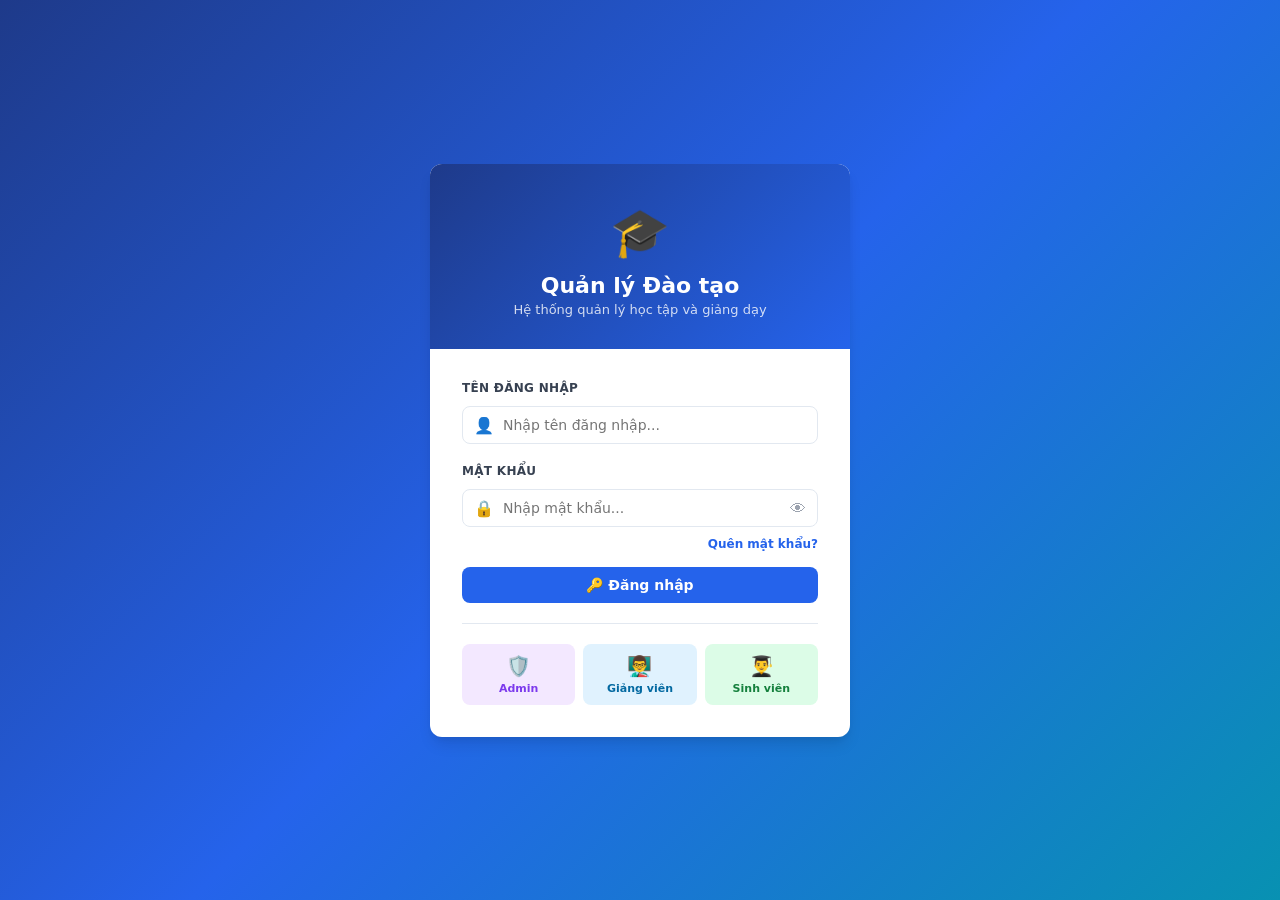
<file: Frontend/index.html>
<!DOCTYPE html>
<html lang="vi">
<head>
<meta charset="UTF-8">
<meta name="viewport" content="width=device-width, initial-scale=1.0">
<title>Đăng nhập - Hệ thống Quản lý Đào tạo</title>
<link rel="stylesheet" href="css/style.css">
<style>
.forgot-link { text-align: right; margin-top: -12px; margin-bottom: 16px; }
.forgot-link a { font-size: 12px; color: var(--primary); font-weight: 600; }
.otp-section { display: none; }
.role-info { display: grid; grid-template-columns: 1fr 1fr 1fr; gap: 8px; margin-top: 20px; border-top: 1px solid var(--border); padding-top: 20px; }
.role-card { text-align: center; padding: 10px 8px; border-radius: 8px; }
.role-card.admin { background: #f3e8ff; }
.role-card.gv { background: #e0f2fe; }
.role-card.sv { background: #dcfce7; }
.role-card .r-icon { font-size: 20px; }
.role-card .r-name { font-size: 11px; font-weight: 700; margin-top: 4px; }
.role-card.admin .r-name { color: #7c3aed; }
.role-card.gv .r-name { color: #0369a1; }
.role-card.sv .r-name { color: #15803d; }
.error-msg { color: var(--danger); font-size: 12px; margin-top: 6px; display: none; }
.error-msg.show { display: block; }
</style>
</head>
<body>
<div class="login-page">
  <div class="login-card">
    <div class="login-header">
      <div class="logo">🎓</div>
      <h1>Quản lý Đào tạo</h1>
      <p>Hệ thống quản lý học tập và giảng dạy</p>
    </div>
    <div class="login-body">
      <!-- ĐĂNG NHẬP -->
      <div id="login-section">
        <div class="form-group">
          <label class="form-label">Tên đăng nhập</label>
          <div class="input-group">
            <span class="input-icon">👤</span>
            <input type="text" id="tenDangNhap" class="form-control" placeholder="Nhập tên đăng nhập..." autocomplete="username">
          </div>
        </div>
        <div class="form-group">
          <label class="form-label">Mật khẩu</label>
          <div class="input-group">
            <span class="input-icon">🔒</span>
            <input type="password" id="matKhau" class="form-control" placeholder="Nhập mật khẩu..." autocomplete="current-password">
            <button class="toggle-password" onclick="togglePassword()" title="Hiện/ẩn mật khẩu">👁</button>
          </div>
        </div>
        <div class="forgot-link">
          <a href="#" onclick="showForgot()">Quên mật khẩu?</a>
        </div>
        <p id="login-error" class="error-msg"></p>
        <button class="btn btn-primary btn-block" id="btn-login" onclick="doLogin()">
          🔑 Đăng nhập
        </button>
        <div class="role-info">
          <div class="role-card admin"><div class="r-icon">🛡️</div><div class="r-name">Admin</div></div>
          <div class="role-card gv"><div class="r-icon">👨‍🏫</div><div class="r-name">Giảng viên</div></div>
          <div class="role-card sv"><div class="r-icon">👨‍🎓</div><div class="r-name">Sinh viên</div></div>
        </div>
      </div>

      <!-- QUÊN MẬT KHẨU -->
      <div id="forgot-section" style="display:none;">
        <h3 style="margin-bottom:16px;font-size:16px;">🔑 Quên mật khẩu</h3>
        <div class="form-group">
          <label class="form-label">Email</label>
          <input type="email" id="forgot-email" class="form-control" placeholder="Nhập email của bạn...">
        </div>
        <p id="forgot-error" class="error-msg"></p>
        <div style="display:flex;gap:8px;">
          <button class="btn btn-secondary" onclick="showLogin()">← Quay lại</button>
          <button class="btn btn-primary" style="flex:1;" onclick="doForgot()">📧 Gửi OTP</button>
        </div>
      </div>

      <!-- XÁC THỰC OTP -->
      <div id="otp-section" style="display:none;">
        <h3 style="margin-bottom:16px;font-size:16px;">📱 Xác thực OTP</h3>
        <div class="info-box">OTP đã được gửi đến email của bạn. Vui lòng kiểm tra hộp thư.</div>
        <div class="form-group">
          <label class="form-label">Mã OTP</label>
          <input type="text" id="otp-code" class="form-control" placeholder="Nhập mã OTP 6 chữ số..." maxlength="6" style="letter-spacing:4px;font-size:18px;text-align:center;">
        </div>
        <div class="form-group">
          <label class="form-label">Mật khẩu mới</label>
          <input type="password" id="new-password" class="form-control" placeholder="Nhập mật khẩu mới...">
        </div>
        <p id="otp-error" class="error-msg"></p>
        <div style="display:flex;gap:8px;">
          <button class="btn btn-secondary" onclick="showForgot()">← Quay lại</button>
          <button class="btn btn-primary" style="flex:1;" onclick="doVerifyOtp()">✅ Xác nhận</button>
        </div>
      </div>
    </div>
  </div>
</div>

<div id="toast-container" class="toast-container"></div>
<script src="js/common.js"></script>
<script>
// Chuyển hướng nếu đã đăng nhập
if (Auth.isLoggedIn()) {
  navigate(Auth.getRole());
}

function togglePassword() {
  const inp = document.getElementById('matKhau');
  inp.type = inp.type === 'password' ? 'text' : 'password';
}

function showLogin() {
  document.getElementById('login-section').style.display = '';
  document.getElementById('forgot-section').style.display = 'none';
  document.getElementById('otp-section').style.display = 'none';
}
function showForgot() {
  document.getElementById('login-section').style.display = 'none';
  document.getElementById('forgot-section').style.display = '';
  document.getElementById('otp-section').style.display = 'none';
}
function showOtp() {
  document.getElementById('login-section').style.display = 'none';
  document.getElementById('forgot-section').style.display = 'none';
  document.getElementById('otp-section').style.display = '';
}

async function doLogin() {
  const tenDangNhap = document.getElementById('tenDangNhap').value.trim();
  const matKhau = document.getElementById('matKhau').value;
  const errEl = document.getElementById('login-error');
  errEl.classList.remove('show');
  
  if (!tenDangNhap || !matKhau) {
    errEl.textContent = 'Vui lòng nhập đầy đủ tên đăng nhập và mật khẩu.';
    errEl.classList.add('show');
    return;
  }
  
  setLoading('btn-login', true);
  try {
    const data = await apiCore('/api/auth/login', 'POST', { tenDangNhap, matKhau }, false);
    Auth.setSession(data);
    showToast('Đăng nhập thành công! Đang chuyển hướng...', 'success');
    setTimeout(() => navigate(data.vaiTro || data.role), 800);
  } catch (e) {
    errEl.textContent = e.message || 'Đăng nhập thất bại. Kiểm tra lại thông tin.';
    errEl.classList.add('show');
  } finally {
    setLoading('btn-login', false);
  }
}

async function doForgot() {
  const email = document.getElementById('forgot-email').value.trim();
  const errEl = document.getElementById('forgot-error');
  errEl.classList.remove('show');
  
  if (!email) { errEl.textContent = 'Vui lòng nhập email.'; errEl.classList.add('show'); return; }
  
  try {
    await apiCore('/api/auth/forgot-password', 'POST', { email }, false);
    showToast('OTP đã được gửi đến email của bạn.', 'success');
    showOtp();
  } catch (e) {
    errEl.textContent = e.message;
    errEl.classList.add('show');
  }
}

async function doVerifyOtp() {
  const email = document.getElementById('forgot-email').value.trim();
  const otp = document.getElementById('otp-code').value.trim();
  const matKhauMoi = document.getElementById('new-password').value;
  const errEl = document.getElementById('otp-error');
  errEl.classList.remove('show');
  
  if (!otp || !matKhauMoi) { errEl.textContent = 'Vui lòng nhập đầy đủ OTP và mật khẩu mới.'; errEl.classList.add('show'); return; }
  
  try {
    await apiCore('/api/auth/verify-otp', 'POST', { email, maOtp: otp, matKhauMoi }, false);
    showToast('Đặt lại mật khẩu thành công! Vui lòng đăng nhập.', 'success');
    setTimeout(showLogin, 1500);
  } catch (e) {
    errEl.textContent = e.message;
    errEl.classList.add('show');
  }
}

// Enter key support
document.addEventListener('keydown', e => {
  if (e.key === 'Enter') {
    if (document.getElementById('login-section').style.display !== 'none') doLogin();
    else if (document.getElementById('forgot-section').style.display !== 'none') doForgot();
    else if (document.getElementById('otp-section').style.display !== 'none') doVerifyOtp();
  }
});
</script>
</body>
</html>
</file>
<file: Frontend/css/style.css>
/* ===== GLOBAL RESET & VARIABLES ===== */
:root {
  --primary: #2563eb;
  --primary-dark: #1d4ed8;
  --primary-light: #eff6ff;
  --secondary: #64748b;
  --success: #16a34a;
  --danger: #dc2626;
  --warning: #d97706;
  --info: #0891b2;
  --light: #f8fafc;
  --dark: #0f172a;
  --border: #e2e8f0;
  --shadow: 0 1px 3px rgba(0,0,0,0.1), 0 1px 2px rgba(0,0,0,0.06);
  --shadow-md: 0 4px 6px -1px rgba(0,0,0,0.1), 0 2px 4px -1px rgba(0,0,0,0.06);
  --shadow-lg: 0 10px 15px -3px rgba(0,0,0,0.1), 0 4px 6px -2px rgba(0,0,0,0.05);
  --radius: 8px;
  --radius-lg: 12px;
  --sidebar-w: 260px;
  --header-h: 64px;
  --font: 'Segoe UI', system-ui, -apple-system, sans-serif;
  --admin-color: #7c3aed;
  --gv-color: #0891b2;
  --sv-color: #16a34a;
}

* { margin: 0; padding: 0; box-sizing: border-box; }
html, body { height: 100%; font-family: var(--font); background: var(--light); color: var(--dark); font-size: 14px; }
a { text-decoration: none; color: inherit; }
button { cursor: pointer; border: none; outline: none; font-family: var(--font); }
input, select, textarea { font-family: var(--font); outline: none; }
ul { list-style: none; }
table { border-collapse: collapse; width: 100%; }

/* ===== SCROLLBAR ===== */
::-webkit-scrollbar { width: 6px; height: 6px; }
::-webkit-scrollbar-track { background: #f1f5f9; }
::-webkit-scrollbar-thumb { background: #cbd5e1; border-radius: 3px; }
::-webkit-scrollbar-thumb:hover { background: #94a3b8; }

/* ===== LOGIN PAGE ===== */
.login-page {
  min-height: 100vh;
  display: flex;
  align-items: center;
  justify-content: center;
  background: linear-gradient(135deg, #1e3a8a 0%, #2563eb 50%, #0891b2 100%);
  padding: 20px;
}
.login-card {
  background: white;
  border-radius: var(--radius-lg);
  box-shadow: var(--shadow-lg);
  width: 100%;
  max-width: 420px;
  overflow: hidden;
}
.login-header {
  background: linear-gradient(135deg, #1e3a8a, #2563eb);
  color: white;
  padding: 40px 32px 32px;
  text-align: center;
}
.login-header .logo { font-size: 48px; margin-bottom: 12px; }
.login-header h1 { font-size: 22px; font-weight: 700; margin-bottom: 4px; }
.login-header p { font-size: 13px; opacity: 0.8; }
.login-body { padding: 32px; }
.form-group { margin-bottom: 20px; }
.form-label { display: block; font-size: 13px; font-weight: 600; color: #374151; margin-bottom: 6px; }
.form-control {
  width: 100%; padding: 10px 14px; border: 1.5px solid var(--border);
  border-radius: var(--radius); font-size: 14px; transition: all 0.2s;
  background: white;
}
.form-control:focus { border-color: var(--primary); box-shadow: 0 0 0 3px rgba(37,99,235,0.1); }
.input-group { position: relative; }
.input-icon { position: absolute; left: 12px; top: 50%; transform: translateY(-50%); color: #9ca3af; font-size: 16px; }
.input-group .form-control { padding-left: 40px; }
.toggle-password {
  position: absolute; right: 12px; top: 50%; transform: translateY(-50%);
  background: none; color: #9ca3af; font-size: 16px; cursor: pointer;
}
.btn { display: inline-flex; align-items: center; gap: 8px; padding: 10px 20px; border-radius: var(--radius); font-size: 14px; font-weight: 600; transition: all 0.2s; }
.btn-primary { background: var(--primary); color: white; }
.btn-primary:hover { background: var(--primary-dark); }
.btn-block { width: 100%; justify-content: center; }
.btn-sm { padding: 6px 14px; font-size: 13px; }
.btn-danger { background: var(--danger); color: white; }
.btn-danger:hover { background: #b91c1c; }
.btn-success { background: var(--success); color: white; }
.btn-success:hover { background: #15803d; }
.btn-warning { background: var(--warning); color: white; }
.btn-warning:hover { background: #b45309; }
.btn-secondary { background: #e2e8f0; color: #374151; }
.btn-secondary:hover { background: #cbd5e1; }
.btn-info { background: var(--info); color: white; }
.btn-info:hover { background: #0e7490; }
.btn-outline { background: white; border: 1.5px solid var(--border); color: #374151; }
.btn-outline:hover { background: var(--light); }
.login-footer { text-align: center; margin-top: 20px; font-size: 13px; color: var(--secondary); }
.login-footer a { color: var(--primary); font-weight: 600; }

/* ===== APP LAYOUT ===== */
.app-layout { display: flex; min-height: 100vh; }

/* ===== SIDEBAR ===== */
.sidebar {
  width: var(--sidebar-w); background: #0f172a; color: white;
  display: flex; flex-direction: column; position: fixed; top: 0; left: 0;
  height: 100vh; z-index: 100; transition: transform 0.3s;
}
.sidebar-header {
  padding: 20px 20px 16px; border-bottom: 1px solid rgba(255,255,255,0.08);
  display: flex; align-items: center; gap: 12px;
}
.sidebar-logo { font-size: 28px; }
.sidebar-title { font-size: 15px; font-weight: 700; line-height: 1.3; }
.sidebar-subtitle { font-size: 11px; opacity: 0.5; }
.sidebar-nav { flex: 1; overflow-y: auto; padding: 12px 0; }
.nav-section { padding: 8px 16px 4px; font-size: 10px; font-weight: 700; text-transform: uppercase; letter-spacing: 1.2px; color: rgba(255,255,255,0.3); }
.nav-item { display: flex; align-items: center; gap: 10px; padding: 10px 20px; font-size: 13.5px; color: rgba(255,255,255,0.65); cursor: pointer; border-radius: 0; transition: all 0.15s; border-left: 3px solid transparent; }
.nav-item:hover { background: rgba(255,255,255,0.07); color: white; }
.nav-item.active { background: rgba(37,99,235,0.2); color: white; border-left-color: var(--primary); }
.nav-item .nav-icon { font-size: 17px; width: 20px; text-align: center; }
.sidebar-footer {
  padding: 16px 20px; border-top: 1px solid rgba(255,255,255,0.08);
  font-size: 12px; color: rgba(255,255,255,0.4);
}
.user-info { display: flex; align-items: center; gap: 10px; margin-bottom: 10px; }
.user-avatar { width: 36px; height: 36px; border-radius: 50%; background: var(--primary); display: flex; align-items: center; justify-content: center; font-weight: 700; font-size: 14px; color: white; }
.user-name { font-size: 13px; font-weight: 600; color: white; }
.user-role { font-size: 11px; color: rgba(255,255,255,0.4); }
.btn-logout { width: 100%; padding: 8px; background: rgba(220,38,38,0.15); color: #fca5a5; border-radius: 6px; font-size: 12px; font-weight: 600; display: flex; align-items: center; justify-content: center; gap: 6px; transition: all 0.2s; }
.btn-logout:hover { background: rgba(220,38,38,0.3); }

/* ===== MAIN CONTENT ===== */
.main-content { flex: 1; margin-left: var(--sidebar-w); display: flex; flex-direction: column; min-height: 100vh; }
.top-header {
  height: var(--header-h); background: white; border-bottom: 1px solid var(--border);
  display: flex; align-items: center; justify-content: space-between; padding: 0 24px;
  position: sticky; top: 0; z-index: 50; box-shadow: var(--shadow);
}
.page-title { font-size: 18px; font-weight: 700; color: var(--dark); }
.page-subtitle { font-size: 12px; color: var(--secondary); margin-top: 1px; }
.header-actions { display: flex; align-items: center; gap: 12px; }
.badge-role {
  padding: 4px 10px; border-radius: 20px; font-size: 11px; font-weight: 700;
  text-transform: uppercase; letter-spacing: 0.5px;
}
.badge-admin { background: #f3e8ff; color: #7c3aed; }
.badge-giangvien { background: #e0f2fe; color: #0369a1; }
.badge-sinhvien { background: #dcfce7; color: #15803d; }
.page-content { flex: 1; padding: 24px; }

/* ===== CARDS ===== */
.card {
  background: white; border-radius: var(--radius); border: 1px solid var(--border);
  box-shadow: var(--shadow); overflow: hidden;
}
.card-header {
  padding: 16px 20px; border-bottom: 1px solid var(--border);
  display: flex; align-items: center; justify-content: space-between; gap: 12px; flex-wrap: wrap;
}
.card-title { font-size: 15px; font-weight: 700; display: flex; align-items: center; gap: 8px; }
.card-body { padding: 20px; }
.card-footer { padding: 12px 20px; border-top: 1px solid var(--border); background: #f8fafc; display: flex; gap: 8px; justify-content: flex-end; }

/* ===== STATS GRID ===== */
.stats-grid { display: grid; grid-template-columns: repeat(auto-fit, minmax(200px, 1fr)); gap: 16px; margin-bottom: 24px; }
.stat-card { background: white; border-radius: var(--radius); border: 1px solid var(--border); padding: 20px; display: flex; align-items: center; gap: 16px; box-shadow: var(--shadow); }
.stat-icon { width: 48px; height: 48px; border-radius: 10px; display: flex; align-items: center; justify-content: center; font-size: 22px; }
.stat-icon.blue { background: #eff6ff; }
.stat-icon.green { background: #f0fdf4; }
.stat-icon.purple { background: #faf5ff; }
.stat-icon.orange { background: #fff7ed; }
.stat-icon.cyan { background: #ecfeff; }
.stat-value { font-size: 28px; font-weight: 800; line-height: 1; }
.stat-label { font-size: 12px; color: var(--secondary); margin-top: 2px; }

/* ===== TABLE ===== */
.table-container { overflow-x: auto; }
table th { background: #f8fafc; padding: 10px 14px; font-size: 12px; font-weight: 700; text-align: left; color: var(--secondary); text-transform: uppercase; letter-spacing: 0.5px; border-bottom: 1px solid var(--border); white-space: nowrap; }
table td { padding: 11px 14px; border-bottom: 1px solid #f1f5f9; font-size: 13.5px; vertical-align: middle; }
table tr:last-child td { border-bottom: none; }
table tbody tr:hover { background: #f8fafc; }
.table-actions { display: flex; gap: 6px; }
.action-btn { padding: 5px 10px; border-radius: 6px; font-size: 12px; font-weight: 600; border: 1px solid transparent; cursor: pointer; transition: all 0.15s; }
.action-btn.edit { background: #eff6ff; color: var(--primary); border-color: #bfdbfe; }
.action-btn.edit:hover { background: var(--primary); color: white; }
.action-btn.delete { background: #fef2f2; color: var(--danger); border-color: #fecaca; }
.action-btn.delete:hover { background: var(--danger); color: white; }
.action-btn.view { background: #f0fdf4; color: var(--success); border-color: #bbf7d0; }
.action-btn.view:hover { background: var(--success); color: white; }

/* ===== BADGE STATUS ===== */
.badge { display: inline-flex; align-items: center; gap: 4px; padding: 3px 10px; border-radius: 20px; font-size: 11px; font-weight: 700; }
.badge-active { background: #dcfce7; color: #15803d; }
.badge-inactive { background: #fef2f2; color: #dc2626; }
.badge-present { background: #dcfce7; color: #15803d; }
.badge-absent { background: #fef2f2; color: #dc2626; }
.badge-late { background: #fef9c3; color: #ca8a04; }
.badge-excused { background: #e0f2fe; color: #0369a1; }
.badge-pending { background: #fef9c3; color: #ca8a04; }
.badge-approved { background: #dcfce7; color: #15803d; }
.badge-rejected { background: #fef2f2; color: #dc2626; }

/* ===== SEARCH & FILTER ===== */
.toolbar { display: flex; align-items: center; gap: 10px; flex-wrap: wrap; }
.search-box { position: relative; }
.search-box input { padding: 8px 36px 8px 12px; border: 1.5px solid var(--border); border-radius: var(--radius); font-size: 13px; width: 240px; transition: all 0.2s; }
.search-box input:focus { border-color: var(--primary); box-shadow: 0 0 0 3px rgba(37,99,235,0.08); }
.search-box .search-icon { position: absolute; right: 10px; top: 50%; transform: translateY(-50%); color: #9ca3af; font-size: 15px; }
.filter-select { padding: 8px 12px; border: 1.5px solid var(--border); border-radius: var(--radius); font-size: 13px; background: white; cursor: pointer; }
.filter-select:focus { border-color: var(--primary); }

/* ===== MODAL ===== */
.modal-overlay {
  position: fixed; inset: 0; background: rgba(0,0,0,0.5); z-index: 200;
  display: none; align-items: center; justify-content: center; padding: 20px;
}
.modal-overlay.show { display: flex; }
.modal-box {
  background: white; border-radius: var(--radius-lg); box-shadow: var(--shadow-lg);
  width: 100%; max-width: 560px; max-height: 90vh; overflow-y: auto; animation: modalIn 0.2s ease;
}
.modal-box.modal-lg { max-width: 720px; }
@keyframes modalIn { from { transform: scale(0.95); opacity: 0; } to { transform: scale(1); opacity: 1; } }
.modal-header { padding: 20px 24px 16px; border-bottom: 1px solid var(--border); display: flex; align-items: center; justify-content: space-between; }
.modal-title { font-size: 16px; font-weight: 700; }
.modal-close { background: none; font-size: 20px; color: var(--secondary); cursor: pointer; line-height: 1; padding: 2px 6px; border-radius: 4px; }
.modal-close:hover { background: #f1f5f9; }
.modal-body { padding: 24px; }
.modal-footer { padding: 16px 24px; border-top: 1px solid var(--border); display: flex; gap: 10px; justify-content: flex-end; }

/* ===== GRID FORM ===== */
.form-grid { display: grid; grid-template-columns: 1fr 1fr; gap: 16px; }
.form-grid.cols-1 { grid-template-columns: 1fr; }
.form-grid .full-width { grid-column: 1 / -1; }
.form-group { display: flex; flex-direction: column; gap: 5px; }
.form-group label { font-size: 12px; font-weight: 700; color: #374151; text-transform: uppercase; letter-spacing: 0.3px; }

/* ===== SCHEDULE/TIMETABLE ===== */
.schedule-grid { display: grid; gap: 12px; }
.schedule-item { background: white; border: 1px solid var(--border); border-radius: var(--radius); padding: 14px 16px; display: flex; align-items: flex-start; gap: 14px; border-left: 4px solid var(--primary); box-shadow: var(--shadow); }
.schedule-date { min-width: 60px; text-align: center; }
.schedule-date .day-num { font-size: 24px; font-weight: 800; color: var(--primary); line-height: 1; }
.schedule-date .day-name { font-size: 11px; color: var(--secondary); font-weight: 600; }
.schedule-date .month { font-size: 11px; color: var(--secondary); }
.schedule-info { flex: 1; }
.schedule-subject { font-weight: 700; font-size: 14px; margin-bottom: 4px; }
.schedule-meta { font-size: 12px; color: var(--secondary); display: flex; gap: 12px; flex-wrap: wrap; }
.schedule-meta span { display: flex; align-items: center; gap: 4px; }
.schedule-item.exam { border-left-color: var(--danger); }
.schedule-item.exam .schedule-date .day-num { color: var(--danger); }

/* ===== ATTENDANCE ===== */
.attendance-row { display: flex; align-items: center; gap: 10px; }
.attendance-btn { padding: 4px 12px; border-radius: 20px; font-size: 12px; font-weight: 600; cursor: pointer; border: 2px solid transparent; transition: all 0.15s; }
.att-present { border-color: var(--success); color: var(--success); background: white; }
.att-present.active, .att-present:hover { background: var(--success); color: white; }
.att-absent { border-color: var(--danger); color: var(--danger); background: white; }
.att-absent.active, .att-absent:hover { background: var(--danger); color: white; }
.att-late { border-color: var(--warning); color: var(--warning); background: white; }
.att-late.active, .att-late:hover { background: var(--warning); color: white; }
.att-excused { border-color: var(--info); color: var(--info); background: white; }
.att-excused.active, .att-excused:hover { background: var(--info); color: white; }

/* ===== PROGRESS BAR ===== */
.progress-bar { height: 8px; background: #e2e8f0; border-radius: 4px; overflow: hidden; }
.progress-fill { height: 100%; border-radius: 4px; transition: width 0.3s; }
.progress-fill.green { background: var(--success); }
.progress-fill.orange { background: var(--warning); }
.progress-fill.red { background: var(--danger); }

/* ===== TOAST ===== */
.toast-container { position: fixed; bottom: 24px; right: 24px; z-index: 9999; display: flex; flex-direction: column; gap: 8px; }
.toast { padding: 12px 16px; border-radius: 8px; color: white; font-size: 13px; font-weight: 600; min-width: 200px; box-shadow: var(--shadow-lg); display: flex; align-items: center; gap: 10px; animation: slideIn 0.3s ease; }
.toast.success { background: var(--success); }
.toast.error { background: var(--danger); }
.toast.warning { background: var(--warning); }
@keyframes slideIn { from { transform: translateX(100%); opacity: 0; } to { transform: translateX(0); opacity: 1; } }

/* ===== TAB SYSTEM ===== */
.tab-nav { display: flex; gap: 0; border-bottom: 2px solid var(--border); margin-bottom: 20px; }
.tab-btn { padding: 10px 20px; font-size: 13px; font-weight: 600; color: var(--secondary); background: none; border: none; border-bottom: 2px solid transparent; margin-bottom: -2px; cursor: pointer; transition: all 0.15s; }
.tab-btn:hover { color: var(--primary); }
.tab-btn.active { color: var(--primary); border-bottom-color: var(--primary); }
.tab-content { display: none; }
.tab-content.active { display: block; }

/* ===== EMPTY STATE ===== */
.empty-state { text-align: center; padding: 48px 20px; color: var(--secondary); }
.empty-state .empty-icon { font-size: 48px; margin-bottom: 12px; opacity: 0.4; }
.empty-state h3 { font-size: 16px; margin-bottom: 6px; color: var(--dark); }
.empty-state p { font-size: 13px; }

/* ===== LOADING ===== */
.loading { display: flex; align-items: center; justify-content: center; padding: 32px; }
.spinner { width: 32px; height: 32px; border: 3px solid #e2e8f0; border-top-color: var(--primary); border-radius: 50%; animation: spin 0.8s linear infinite; }
@keyframes spin { to { transform: rotate(360deg); } }

/* ===== PAGES ===== */
.page { display: none; }
.page.active { display: block; }

/* ===== RESPONSIVE ===== */
@media (max-width: 768px) {
  .sidebar { transform: translateX(-100%); }
  .sidebar.open { transform: translateX(0); }
  .main-content { margin-left: 0; }
  .form-grid { grid-template-columns: 1fr; }
  .stats-grid { grid-template-columns: 1fr 1fr; }
}

/* ===== TAIKHOÁN TABLE ===== */
.tk-locked { opacity: 0.5; }
.info-box { background: #f0f9ff; border: 1px solid #bae6fd; border-radius: 8px; padding: 12px 16px; font-size: 13px; color: #0369a1; margin-bottom: 16px; }
.info-box.warning { background: #fffbeb; border-color: #fde68a; color: #92400e; }
.info-box.danger { background: #fef2f2; border-color: #fecaca; color: #991b1b; }

/* ===== CHUYÊN CẦN ===== */
.chuyencan-card { border: 1px solid var(--border); border-radius: var(--radius); overflow: hidden; margin-bottom: 12px; }
.chuyencan-header { background: #f8fafc; padding: 12px 16px; display: flex; justify-content: space-between; align-items: center; cursor: pointer; }
.chuyencan-header:hover { background: #f1f5f9; }
.chuyencan-body { padding: 0; }
.chuyencan-stats { display: grid; grid-template-columns: repeat(4, 1fr); gap: 1px; background: var(--border); }
.chuyencan-stat { background: white; padding: 12px; text-align: center; }
.chuyencan-stat .num { font-size: 20px; font-weight: 800; }
.chuyencan-stat .lbl { font-size: 11px; color: var(--secondary); }
</file>
